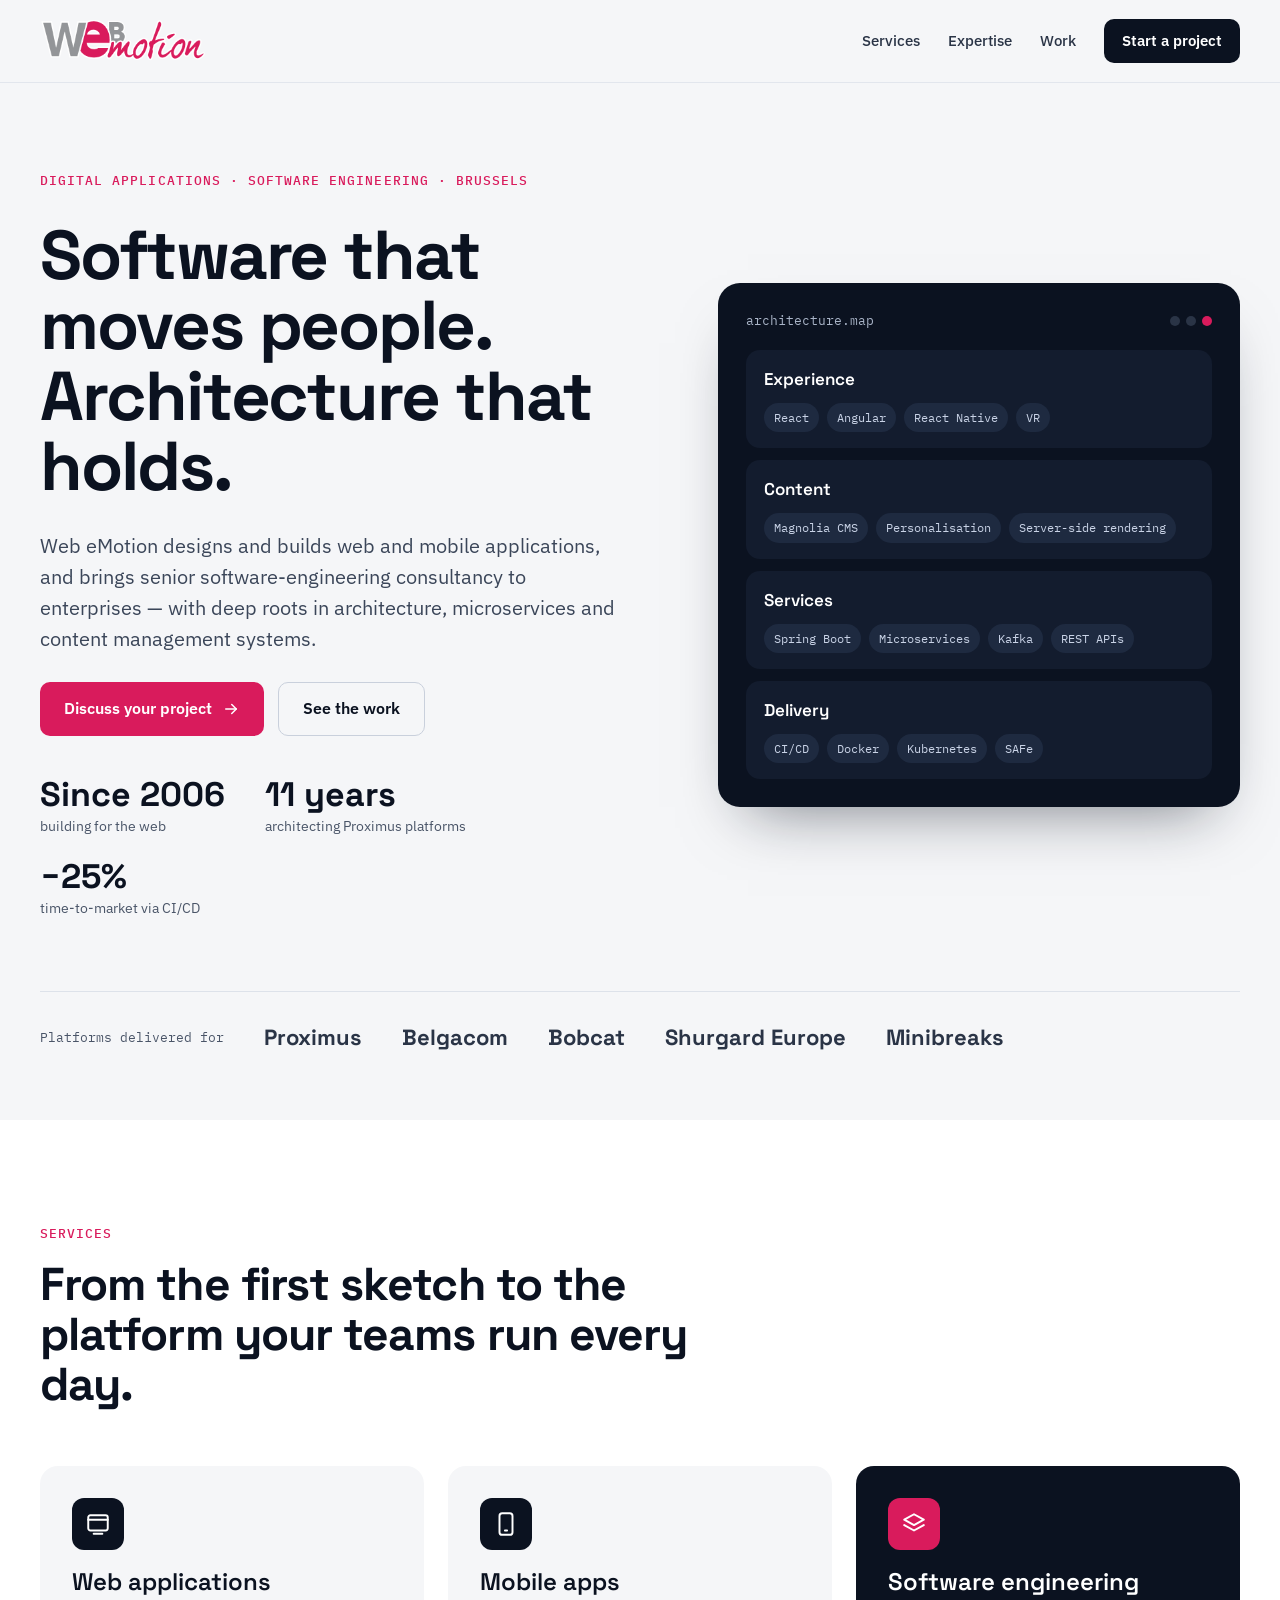
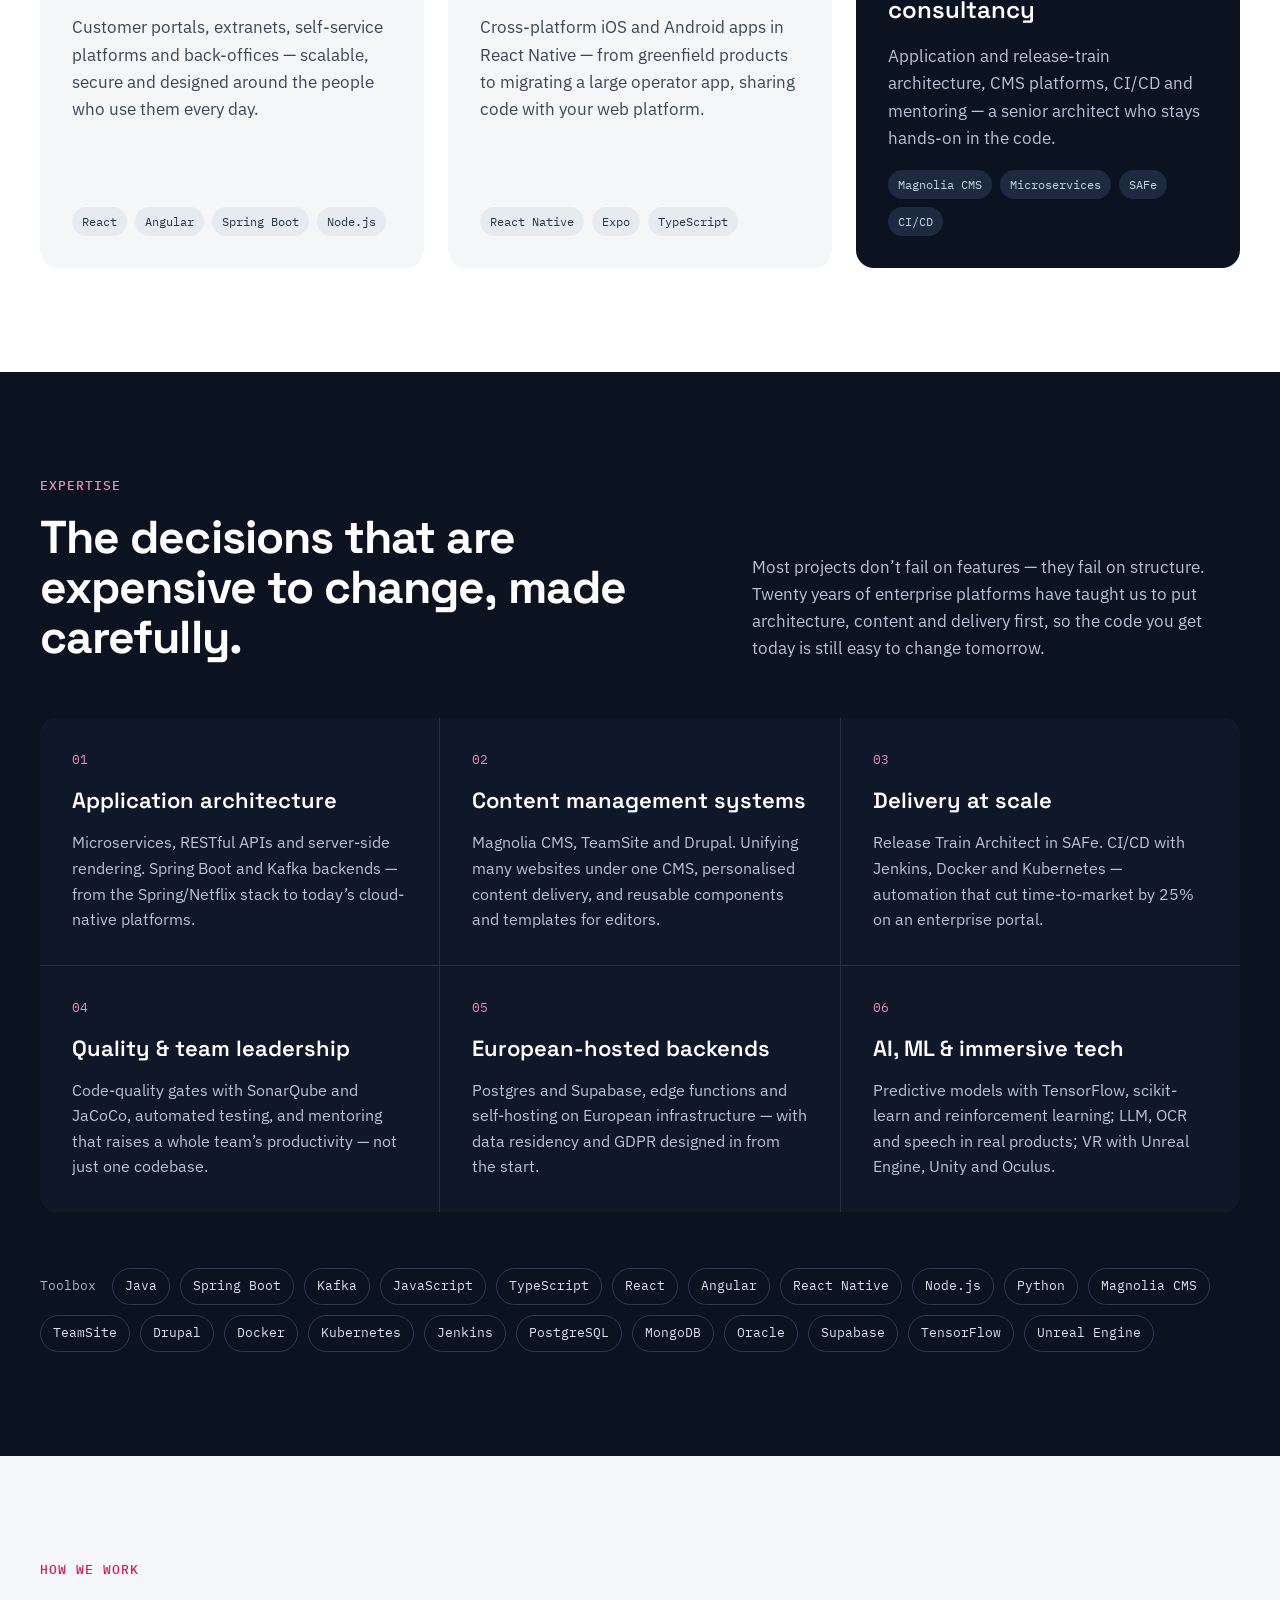
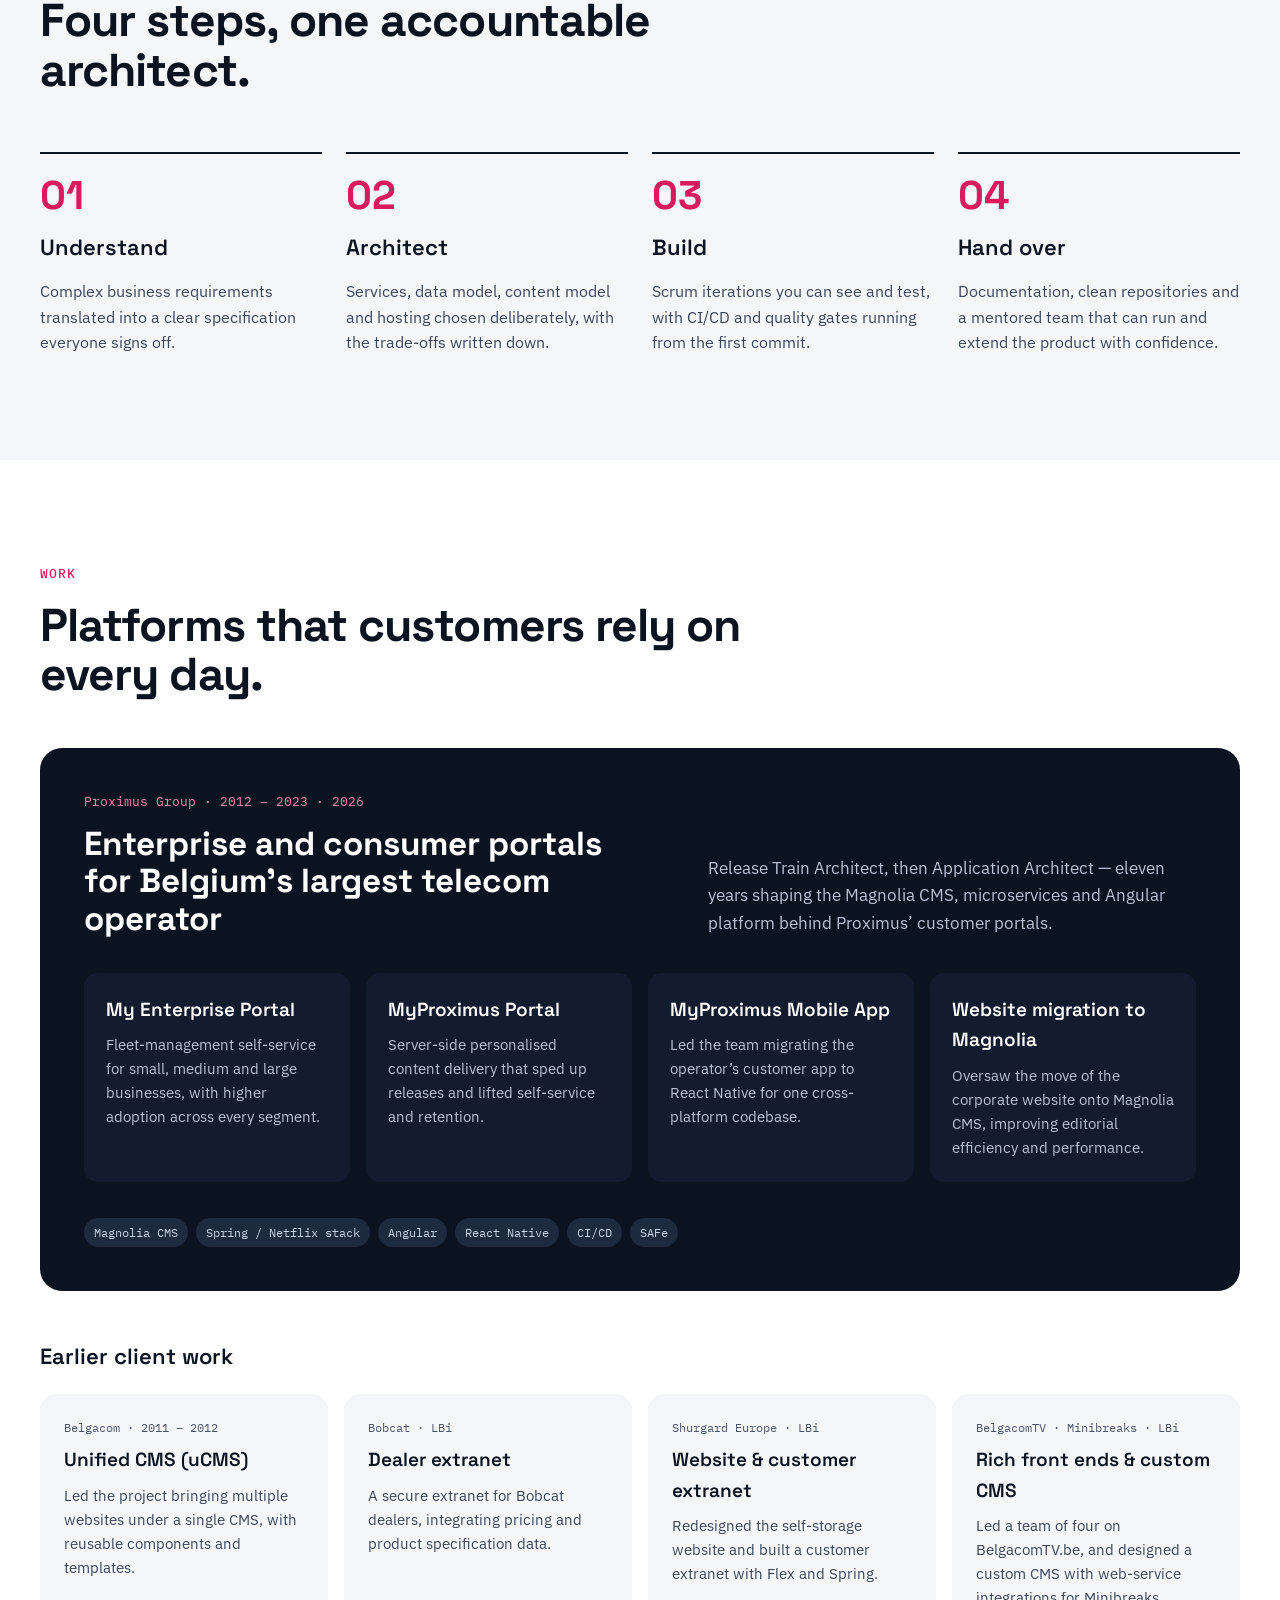
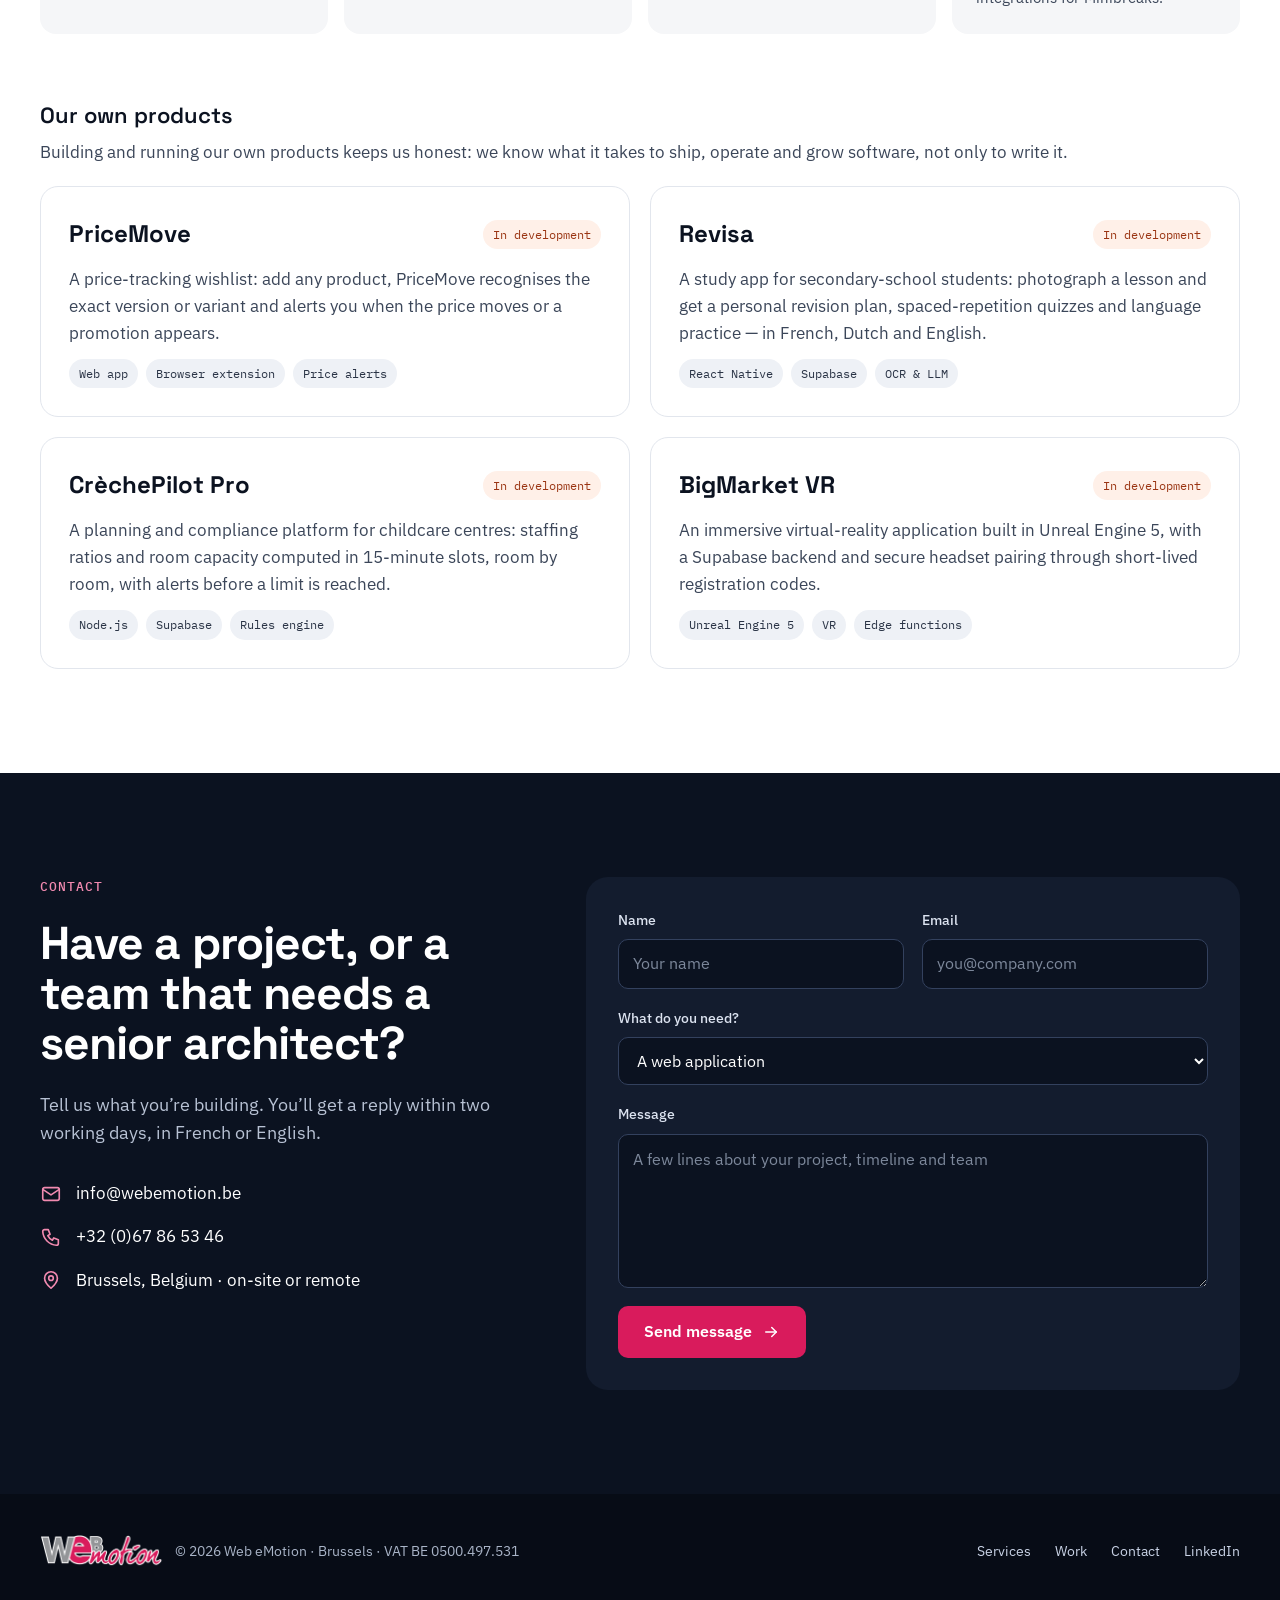
<file: index.html>
<!doctype html>
<html lang="en">
<head>
<meta charset="utf-8">
<meta name="viewport" content="width=device-width, initial-scale=1">
<title>Web eMotion — Web &amp; mobile applications, software engineering consultancy</title>
<meta name="description" content="Web eMotion designs and builds web and mobile applications and provides senior software-engineering consultancy in Brussels: architecture, microservices and content management systems.">
<link rel="canonical" href="https://www.webemotion.be/">
<meta name="theme-color" content="#D91B5C">
<meta property="og:type" content="website">
<meta property="og:title" content="Web eMotion — Software that moves people. Architecture that holds.">
<meta property="og:description" content="Web eMotion designs and builds web and mobile applications and provides senior software-engineering consultancy in Brussels: architecture, microservices and content management systems.">
<meta property="og:url" content="https://www.webemotion.be/">
<meta property="og:image" content="https://www.webemotion.be/assets/logo.png">
<link rel="icon" href="favicon.svg" type="image/svg+xml">
<link rel="preload" href="assets/fonts/space-grotesk-latin-700-normal.woff2" as="font" type="font/woff2" crossorigin>
<link rel="preload" href="assets/fonts/ibm-plex-sans-latin-400-normal.woff2" as="font" type="font/woff2" crossorigin>
<link rel="stylesheet" href="assets/fonts.css">
<style>
body{margin:0;background:#F5F6F8;}
html{scroll-behavior:smooth;}
a{color:#D91B5C;}
a:hover{color:#B0144A;}
a:focus-visible,button:focus-visible,input:focus-visible,textarea:focus-visible,select:focus-visible{outline:3px solid #F28AB0;outline-offset:3px;}
input::placeholder,textarea::placeholder{color:#7D889B;}
</style>
<script type="application/ld+json">
{"@context":"https://schema.org","@type":"ProfessionalService","name":"Web eMotion",
"url":"https://www.webemotion.be/","logo":"https://www.webemotion.be/assets/logo.png","email":"info@webemotion.be",
"telephone":"+32 67 86 53 46","vatID":"BE0500497531",
"address":{"@type":"PostalAddress","addressLocality":"Brussels","addressCountry":"BE"},
"sameAs":["https://www.linkedin.com/in/benoitponcelet/"]}
</script>
</head>
<body>
<div style="font-family: 'IBM Plex Sans', system-ui, sans-serif; color: #0B1220; background: #F5F6F8; font-size: 17px; line-height: 1.6;">

<!-- NAV -->
<header style="background: #F5F6F8; border-bottom: 1px solid #E2E6ED;">
<div style="max-width: 1200px; margin: 0 auto; padding: 18px 24px; display: flex; flex-wrap: wrap; align-items: center; justify-content: space-between; gap: 16px;">
<a href="#top" style="display: flex; align-items: center; min-height: 44px; text-decoration: none;">
<img src="assets/logo.png" width="167" height="46" alt="Web eMotion" style="height: 46px; width: auto; display: block;">
</a>
<nav aria-label="Main" style="display: flex; flex-wrap: wrap; align-items: center; gap: 4px 28px;">
<a href="#services" style="color: #2A3446; text-decoration: none; font-weight: 500; font-size: 15px; padding: 10px 0;">Services</a>
<a href="#expertise" style="color: #2A3446; text-decoration: none; font-weight: 500; font-size: 15px; padding: 10px 0;">Expertise</a>
<a href="#work" style="color: #2A3446; text-decoration: none; font-weight: 500; font-size: 15px; padding: 10px 0;">Work</a>
<a href="#contact" style="display: inline-flex; align-items: center; min-height: 44px; padding: 0 18px; border-radius: 10px; background: #0B1220; color: #FFFFFF; text-decoration: none; font-weight: 600; font-size: 15px;">Start a project</a>
</nav>
</div>
</header>

<!-- HERO -->
<section id="top" style="background: #F5F6F8;">
<div style="max-width: 1200px; margin: 0 auto; padding: 88px 24px 72px; display: flex; flex-wrap: wrap; align-items: center; gap: 56px;">
<div style="flex: 1 1 520px; min-width: 0; display: flex; flex-direction: column; gap: 28px;">
<div style="font-family: 'IBM Plex Mono', monospace; font-size: 13px; letter-spacing: 0.08em; text-transform: uppercase; color: #D91B5C; font-weight: 500;">Digital applications · Software engineering · Brussels</div>
<h1 style="margin: 0; font-family: 'Space Grotesk', sans-serif; font-weight: 700; font-size: clamp(40px, 5.4vw, 74px); line-height: 1.02; letter-spacing: -0.03em;">Software that moves people. Architecture that holds.</h1>
<p style="margin: 0; font-size: 20px; line-height: 1.55; color: #3B4659; max-width: 580px;">Web eMotion designs and builds web and mobile applications, and brings senior software-engineering consultancy to enterprises — with deep roots in architecture, microservices and content management systems.</p>
<div style="display: flex; flex-wrap: wrap; gap: 14px;">
<a href="#contact" style="display: inline-flex; align-items: center; gap: 10px; min-height: 52px; padding: 0 24px; border-radius: 10px; background: #D91B5C; color: #FFFFFF; text-decoration: none; font-weight: 600; font-size: 16px;">Discuss your project
<svg width="18" height="18" viewBox="0 0 24 24" fill="none" stroke="currentColor" stroke-width="2" stroke-linecap="round" stroke-linejoin="round" aria-hidden="true"><path d="M5 12h14"></path><path d="M13 6l6 6-6 6"></path></svg></a>
<a href="#work" style="display: inline-flex; align-items: center; min-height: 52px; padding: 0 24px; border-radius: 10px; border: 1.5px solid #C9D0DC; color: #0B1220; text-decoration: none; font-weight: 600; font-size: 16px;">See the work</a>
</div>
<div style="display: flex; flex-wrap: wrap; gap: 20px 40px; padding-top: 12px;">
<div style="display: flex; flex-direction: column; gap: 2px;">
<span style="font-family: 'Space Grotesk', sans-serif; font-weight: 700; font-size: 34px; line-height: 1.1;">Since 2006</span>
<span style="font-size: 14px; color: #4A5568;">building for the web</span>
</div>
<div style="display: flex; flex-direction: column; gap: 2px;">
<span style="font-family: 'Space Grotesk', sans-serif; font-weight: 700; font-size: 34px; line-height: 1.1;">11 years</span>
<span style="font-size: 14px; color: #4A5568;">architecting Proximus platforms</span>
</div>
<div style="display: flex; flex-direction: column; gap: 2px;">
<span style="font-family: 'Space Grotesk', sans-serif; font-weight: 700; font-size: 34px; line-height: 1.1;">−25%</span>
<span style="font-size: 14px; color: #4A5568;">time-to-market via CI/CD</span>
</div>
</div>
</div>

<div style="flex: 1 1 420px; min-width: 0;">
<div style="background: #0B1220; border-radius: 22px; padding: 28px; color: #E7ECF5; display: flex; flex-direction: column; gap: 12px; box-shadow: 0 30px 60px -30px rgba(11,18,32,0.55);">
<div style="display: flex; align-items: center; justify-content: space-between; gap: 12px; padding-bottom: 6px;">
<span style="font-family: 'IBM Plex Mono', monospace; font-size: 13px; color: #A9B4C7;">architecture.map</span>
<span style="display: flex; gap: 6px;" aria-hidden="true"><span style="width: 10px; height: 10px; border-radius: 50%; background: #2A3446;"></span><span style="width: 10px; height: 10px; border-radius: 50%; background: #2A3446;"></span><span style="width: 10px; height: 10px; border-radius: 50%; background: #D91B5C;"></span></span>
</div>
<div style="background: #131C2E; border-radius: 14px; padding: 16px 18px; display: flex; flex-direction: column; gap: 10px;">
<div style="font-family: 'Space Grotesk', sans-serif; font-weight: 600; font-size: 17px; color: #FFFFFF;">Experience</div>
<div style="display: flex; flex-wrap: wrap; gap: 8px;"><span style="font-family: 'IBM Plex Mono', monospace; font-size: 12px; padding: 5px 10px; border-radius: 999px; background: #1E2A40; color: #C9D3E6;">React</span><span style="font-family: 'IBM Plex Mono', monospace; font-size: 12px; padding: 5px 10px; border-radius: 999px; background: #1E2A40; color: #C9D3E6;">Angular</span><span style="font-family: 'IBM Plex Mono', monospace; font-size: 12px; padding: 5px 10px; border-radius: 999px; background: #1E2A40; color: #C9D3E6;">React Native</span><span style="font-family: 'IBM Plex Mono', monospace; font-size: 12px; padding: 5px 10px; border-radius: 999px; background: #1E2A40; color: #C9D3E6;">VR</span></div>
</div>
<div style="background: #131C2E; border-radius: 14px; padding: 16px 18px; display: flex; flex-direction: column; gap: 10px;">
<div style="font-family: 'Space Grotesk', sans-serif; font-weight: 600; font-size: 17px; color: #FFFFFF;">Content</div>
<div style="display: flex; flex-wrap: wrap; gap: 8px;"><span style="font-family: 'IBM Plex Mono', monospace; font-size: 12px; padding: 5px 10px; border-radius: 999px; background: #1E2A40; color: #C9D3E6;">Magnolia CMS</span><span style="font-family: 'IBM Plex Mono', monospace; font-size: 12px; padding: 5px 10px; border-radius: 999px; background: #1E2A40; color: #C9D3E6;">Personalisation</span><span style="font-family: 'IBM Plex Mono', monospace; font-size: 12px; padding: 5px 10px; border-radius: 999px; background: #1E2A40; color: #C9D3E6;">Server-side rendering</span></div>
</div>
<div style="background: #131C2E; border-radius: 14px; padding: 16px 18px; display: flex; flex-direction: column; gap: 10px;">
<div style="font-family: 'Space Grotesk', sans-serif; font-weight: 600; font-size: 17px; color: #FFFFFF;">Services</div>
<div style="display: flex; flex-wrap: wrap; gap: 8px;"><span style="font-family: 'IBM Plex Mono', monospace; font-size: 12px; padding: 5px 10px; border-radius: 999px; background: #1E2A40; color: #C9D3E6;">Spring Boot</span><span style="font-family: 'IBM Plex Mono', monospace; font-size: 12px; padding: 5px 10px; border-radius: 999px; background: #1E2A40; color: #C9D3E6;">Microservices</span><span style="font-family: 'IBM Plex Mono', monospace; font-size: 12px; padding: 5px 10px; border-radius: 999px; background: #1E2A40; color: #C9D3E6;">Kafka</span><span style="font-family: 'IBM Plex Mono', monospace; font-size: 12px; padding: 5px 10px; border-radius: 999px; background: #1E2A40; color: #C9D3E6;">REST APIs</span></div>
</div>
<div style="background: #131C2E; border-radius: 14px; padding: 16px 18px; display: flex; flex-direction: column; gap: 10px;">
<div style="font-family: 'Space Grotesk', sans-serif; font-weight: 600; font-size: 17px; color: #FFFFFF;">Delivery</div>
<div style="display: flex; flex-wrap: wrap; gap: 8px;"><span style="font-family: 'IBM Plex Mono', monospace; font-size: 12px; padding: 5px 10px; border-radius: 999px; background: #1E2A40; color: #C9D3E6;">CI/CD</span><span style="font-family: 'IBM Plex Mono', monospace; font-size: 12px; padding: 5px 10px; border-radius: 999px; background: #1E2A40; color: #C9D3E6;">Docker</span><span style="font-family: 'IBM Plex Mono', monospace; font-size: 12px; padding: 5px 10px; border-radius: 999px; background: #1E2A40; color: #C9D3E6;">Kubernetes</span><span style="font-family: 'IBM Plex Mono', monospace; font-size: 12px; padding: 5px 10px; border-radius: 999px; background: #1E2A40; color: #C9D3E6;">SAFe</span></div>
</div>
</div>
</div>
</div>

<div style="max-width: 1200px; margin: 0 auto; padding: 0 24px 64px;">
<div style="border-top: 1px solid #DDE2EA; padding-top: 28px; display: flex; flex-wrap: wrap; align-items: center; gap: 14px 40px;">
<span style="font-family: 'IBM Plex Mono', monospace; font-size: 13px; color: #4A5568;">Platforms delivered for</span>
<span style="font-family: 'Space Grotesk', sans-serif; font-weight: 700; font-size: 22px; color: #2A3446;">Proximus</span>
<span style="font-family: 'Space Grotesk', sans-serif; font-weight: 700; font-size: 22px; color: #2A3446;">Belgacom</span>
<span style="font-family: 'Space Grotesk', sans-serif; font-weight: 700; font-size: 22px; color: #2A3446;">Bobcat</span>
<span style="font-family: 'Space Grotesk', sans-serif; font-weight: 700; font-size: 22px; color: #2A3446;">Shurgard Europe</span>
<span style="font-family: 'Space Grotesk', sans-serif; font-weight: 700; font-size: 22px; color: #2A3446;">Minibreaks</span>
</div>
</div>
</section>

<!-- SERVICES -->
<section id="services" style="background: #FFFFFF;">
<div style="max-width: 1200px; margin: 0 auto; padding: 104px 24px; display: flex; flex-direction: column; gap: 56px;">
<div style="display: flex; flex-direction: column; gap: 16px; max-width: 720px;">
<div style="font-family: 'IBM Plex Mono', monospace; font-size: 13px; letter-spacing: 0.08em; text-transform: uppercase; color: #D91B5C; font-weight: 500;">Services</div>
<h2 style="margin: 0; font-family: 'Space Grotesk', sans-serif; font-weight: 700; font-size: clamp(32px, 3.6vw, 48px); line-height: 1.08; letter-spacing: -0.02em;">From the first sketch to the platform your teams run every day.</h2>
</div>
<div style="display: grid; grid-template-columns: repeat(auto-fit, minmax(min(100%, 320px), 1fr)); gap: 24px;">

<article style="background: #F5F6F8; border-radius: 18px; padding: 32px; display: flex; flex-direction: column; gap: 18px;">
<div style="width: 52px; height: 52px; border-radius: 12px; background: #0B1220; display: flex; align-items: center; justify-content: center;"><svg width="26" height="26" viewBox="0 0 24 24" fill="none" stroke="#FFFFFF" stroke-width="1.8" stroke-linecap="round" stroke-linejoin="round" aria-hidden="true"><rect x="3" y="4" width="18" height="14" rx="2"></rect><path d="M3 8h18"></path><path d="M8 21h8"></path></svg></div>
<h3 style="margin: 0; font-family: 'Space Grotesk', sans-serif; font-weight: 600; font-size: 24px; line-height: 1.2;">Web applications</h3>
<p style="margin: 0; color: #3B4659;">Customer portals, extranets, self-service platforms and back-offices — scalable, secure and designed around the people who use them every day.</p>
<div style="display: flex; flex-wrap: wrap; gap: 8px; margin-top: auto;"><span style="font-family: 'IBM Plex Mono', monospace; font-size: 12px; padding: 5px 10px; border-radius: 999px; background: #E6EAF1; color: #2A3446;">React</span><span style="font-family: 'IBM Plex Mono', monospace; font-size: 12px; padding: 5px 10px; border-radius: 999px; background: #E6EAF1; color: #2A3446;">Angular</span><span style="font-family: 'IBM Plex Mono', monospace; font-size: 12px; padding: 5px 10px; border-radius: 999px; background: #E6EAF1; color: #2A3446;">Spring Boot</span><span style="font-family: 'IBM Plex Mono', monospace; font-size: 12px; padding: 5px 10px; border-radius: 999px; background: #E6EAF1; color: #2A3446;">Node.js</span></div>
</article>

<article style="background: #F5F6F8; border-radius: 18px; padding: 32px; display: flex; flex-direction: column; gap: 18px;">
<div style="width: 52px; height: 52px; border-radius: 12px; background: #0B1220; display: flex; align-items: center; justify-content: center;"><svg width="26" height="26" viewBox="0 0 24 24" fill="none" stroke="#FFFFFF" stroke-width="1.8" stroke-linecap="round" stroke-linejoin="round" aria-hidden="true"><rect x="6" y="2" width="12" height="20" rx="2.5"></rect><path d="M11 18h2"></path></svg></div>
<h3 style="margin: 0; font-family: 'Space Grotesk', sans-serif; font-weight: 600; font-size: 24px; line-height: 1.2;">Mobile apps</h3>
<p style="margin: 0; color: #3B4659;">Cross-platform iOS and Android apps in React Native — from greenfield products to migrating a large operator app, sharing code with your web platform.</p>
<div style="display: flex; flex-wrap: wrap; gap: 8px; margin-top: auto;"><span style="font-family: 'IBM Plex Mono', monospace; font-size: 12px; padding: 5px 10px; border-radius: 999px; background: #E6EAF1; color: #2A3446;">React Native</span><span style="font-family: 'IBM Plex Mono', monospace; font-size: 12px; padding: 5px 10px; border-radius: 999px; background: #E6EAF1; color: #2A3446;">Expo</span><span style="font-family: 'IBM Plex Mono', monospace; font-size: 12px; padding: 5px 10px; border-radius: 999px; background: #E6EAF1; color: #2A3446;">TypeScript</span></div>
</article>

<article style="background: #0B1220; color: #E7ECF5; border-radius: 18px; padding: 32px; display: flex; flex-direction: column; gap: 18px;">
<div style="width: 52px; height: 52px; border-radius: 12px; background: #D91B5C; display: flex; align-items: center; justify-content: center;"><svg width="26" height="26" viewBox="0 0 24 24" fill="none" stroke="#FFFFFF" stroke-width="1.8" stroke-linecap="round" stroke-linejoin="round" aria-hidden="true"><path d="M12 3l9 5-9 5-9-5 9-5z"></path><path d="M3 13l9 5 9-5"></path></svg></div>
<h3 style="margin: 0; font-family: 'Space Grotesk', sans-serif; font-weight: 600; font-size: 24px; line-height: 1.2; color: #FFFFFF;">Software engineering consultancy</h3>
<p style="margin: 0; color: #B8C2D4;">Application and release-train architecture, CMS platforms, CI/CD and mentoring — a senior architect who stays hands-on in the code.</p>
<div style="display: flex; flex-wrap: wrap; gap: 8px; margin-top: auto;"><span style="font-family: 'IBM Plex Mono', monospace; font-size: 12px; padding: 5px 10px; border-radius: 999px; background: #1E2A40; color: #C9D3E6;">Magnolia CMS</span><span style="font-family: 'IBM Plex Mono', monospace; font-size: 12px; padding: 5px 10px; border-radius: 999px; background: #1E2A40; color: #C9D3E6;">Microservices</span><span style="font-family: 'IBM Plex Mono', monospace; font-size: 12px; padding: 5px 10px; border-radius: 999px; background: #1E2A40; color: #C9D3E6;">SAFe</span><span style="font-family: 'IBM Plex Mono', monospace; font-size: 12px; padding: 5px 10px; border-radius: 999px; background: #1E2A40; color: #C9D3E6;">CI/CD</span></div>
</article>

</div>
</div>
</section>

<!-- EXPERTISE -->
<section id="expertise" style="background: #0B1220; color: #E7ECF5;">
<div style="max-width: 1200px; margin: 0 auto; padding: 104px 24px; display: flex; flex-direction: column; gap: 56px;">
<div style="display: flex; flex-wrap: wrap; gap: 24px 64px; align-items: flex-end; justify-content: space-between;">
<div style="flex: 1 1 520px; min-width: 0; display: flex; flex-direction: column; gap: 16px;">
<div style="font-family: 'IBM Plex Mono', monospace; font-size: 13px; letter-spacing: 0.08em; text-transform: uppercase; color: #F28AB0; font-weight: 500;">Expertise</div>
<h2 style="margin: 0; font-family: 'Space Grotesk', sans-serif; font-weight: 700; font-size: clamp(32px, 3.6vw, 48px); line-height: 1.08; letter-spacing: -0.02em; color: #FFFFFF;">The decisions that are expensive to change, made carefully.</h2>
</div>
<p style="flex: 1 1 360px; min-width: 0; margin: 0; color: #B8C2D4;">Most projects don’t fail on features — they fail on structure. Twenty years of enterprise platforms have taught us to put architecture, content and delivery first, so the code you get today is still easy to change tomorrow.</p>
</div>
<div style="display: grid; grid-template-columns: repeat(auto-fit, minmax(min(100%, 340px), 1fr)); gap: 1px; background: #24304A; border-radius: 18px; overflow: hidden;">

<div style="background: #0F1829; padding: 32px; display: flex; flex-direction: column; gap: 12px;">
<div style="font-family: 'IBM Plex Mono', monospace; font-size: 13px; color: #F28AB0;">01</div>
<h3 style="margin: 0; font-family: 'Space Grotesk', sans-serif; font-weight: 600; font-size: 22px; color: #FFFFFF;">Application architecture</h3>
<p style="margin: 0; color: #B8C2D4; font-size: 16px;">Microservices, RESTful APIs and server-side rendering. Spring Boot and Kafka backends — from the Spring/Netflix stack to today’s cloud-native platforms.</p>
</div>

<div style="background: #0F1829; padding: 32px; display: flex; flex-direction: column; gap: 12px;">
<div style="font-family: 'IBM Plex Mono', monospace; font-size: 13px; color: #F28AB0;">02</div>
<h3 style="margin: 0; font-family: 'Space Grotesk', sans-serif; font-weight: 600; font-size: 22px; color: #FFFFFF;">Content management systems</h3>
<p style="margin: 0; color: #B8C2D4; font-size: 16px;">Magnolia CMS, TeamSite and Drupal. Unifying many websites under one CMS, personalised content delivery, and reusable components and templates for editors.</p>
</div>

<div style="background: #0F1829; padding: 32px; display: flex; flex-direction: column; gap: 12px;">
<div style="font-family: 'IBM Plex Mono', monospace; font-size: 13px; color: #F28AB0;">03</div>
<h3 style="margin: 0; font-family: 'Space Grotesk', sans-serif; font-weight: 600; font-size: 22px; color: #FFFFFF;">Delivery at scale</h3>
<p style="margin: 0; color: #B8C2D4; font-size: 16px;">Release Train Architect in SAFe. CI/CD with Jenkins, Docker and Kubernetes — automation that cut time-to-market by 25% on an enterprise portal.</p>
</div>

<div style="background: #0F1829; padding: 32px; display: flex; flex-direction: column; gap: 12px;">
<div style="font-family: 'IBM Plex Mono', monospace; font-size: 13px; color: #F28AB0;">04</div>
<h3 style="margin: 0; font-family: 'Space Grotesk', sans-serif; font-weight: 600; font-size: 22px; color: #FFFFFF;">Quality &amp; team leadership</h3>
<p style="margin: 0; color: #B8C2D4; font-size: 16px;">Code-quality gates with SonarQube and JaCoCo, automated testing, and mentoring that raises a whole team’s productivity — not just one codebase.</p>
</div>

<div style="background: #0F1829; padding: 32px; display: flex; flex-direction: column; gap: 12px;">
<div style="font-family: 'IBM Plex Mono', monospace; font-size: 13px; color: #F28AB0;">05</div>
<h3 style="margin: 0; font-family: 'Space Grotesk', sans-serif; font-weight: 600; font-size: 22px; color: #FFFFFF;">European-hosted backends</h3>
<p style="margin: 0; color: #B8C2D4; font-size: 16px;">Postgres and Supabase, edge functions and self-hosting on European infrastructure — with data residency and GDPR designed in from the start.</p>
</div>

<div style="background: #0F1829; padding: 32px; display: flex; flex-direction: column; gap: 12px;">
<div style="font-family: 'IBM Plex Mono', monospace; font-size: 13px; color: #F28AB0;">06</div>
<h3 style="margin: 0; font-family: 'Space Grotesk', sans-serif; font-weight: 600; font-size: 22px; color: #FFFFFF;">AI, ML &amp; immersive tech</h3>
<p style="margin: 0; color: #B8C2D4; font-size: 16px;">Predictive models with TensorFlow, scikit-learn and reinforcement learning; LLM, OCR and speech in real products; VR with Unreal Engine, Unity and Oculus.</p>
</div>

</div>
<div style="display: flex; flex-wrap: wrap; gap: 10px; align-items: center;">
<span style="font-family: 'IBM Plex Mono', monospace; font-size: 13px; color: #A9B4C7; margin-right: 6px;">Toolbox</span>
<span style="font-family: 'IBM Plex Mono', monospace; font-size: 13px; padding: 7px 12px; border-radius: 999px; border: 1px solid #2E3B57; color: #DCE3F0;">Java</span>
<span style="font-family: 'IBM Plex Mono', monospace; font-size: 13px; padding: 7px 12px; border-radius: 999px; border: 1px solid #2E3B57; color: #DCE3F0;">Spring Boot</span>
<span style="font-family: 'IBM Plex Mono', monospace; font-size: 13px; padding: 7px 12px; border-radius: 999px; border: 1px solid #2E3B57; color: #DCE3F0;">Kafka</span>
<span style="font-family: 'IBM Plex Mono', monospace; font-size: 13px; padding: 7px 12px; border-radius: 999px; border: 1px solid #2E3B57; color: #DCE3F0;">JavaScript</span>
<span style="font-family: 'IBM Plex Mono', monospace; font-size: 13px; padding: 7px 12px; border-radius: 999px; border: 1px solid #2E3B57; color: #DCE3F0;">TypeScript</span>
<span style="font-family: 'IBM Plex Mono', monospace; font-size: 13px; padding: 7px 12px; border-radius: 999px; border: 1px solid #2E3B57; color: #DCE3F0;">React</span>
<span style="font-family: 'IBM Plex Mono', monospace; font-size: 13px; padding: 7px 12px; border-radius: 999px; border: 1px solid #2E3B57; color: #DCE3F0;">Angular</span>
<span style="font-family: 'IBM Plex Mono', monospace; font-size: 13px; padding: 7px 12px; border-radius: 999px; border: 1px solid #2E3B57; color: #DCE3F0;">React Native</span>
<span style="font-family: 'IBM Plex Mono', monospace; font-size: 13px; padding: 7px 12px; border-radius: 999px; border: 1px solid #2E3B57; color: #DCE3F0;">Node.js</span>
<span style="font-family: 'IBM Plex Mono', monospace; font-size: 13px; padding: 7px 12px; border-radius: 999px; border: 1px solid #2E3B57; color: #DCE3F0;">Python</span>
<span style="font-family: 'IBM Plex Mono', monospace; font-size: 13px; padding: 7px 12px; border-radius: 999px; border: 1px solid #2E3B57; color: #DCE3F0;">Magnolia CMS</span>
<span style="font-family: 'IBM Plex Mono', monospace; font-size: 13px; padding: 7px 12px; border-radius: 999px; border: 1px solid #2E3B57; color: #DCE3F0;">TeamSite</span>
<span style="font-family: 'IBM Plex Mono', monospace; font-size: 13px; padding: 7px 12px; border-radius: 999px; border: 1px solid #2E3B57; color: #DCE3F0;">Drupal</span>
<span style="font-family: 'IBM Plex Mono', monospace; font-size: 13px; padding: 7px 12px; border-radius: 999px; border: 1px solid #2E3B57; color: #DCE3F0;">Docker</span>
<span style="font-family: 'IBM Plex Mono', monospace; font-size: 13px; padding: 7px 12px; border-radius: 999px; border: 1px solid #2E3B57; color: #DCE3F0;">Kubernetes</span>
<span style="font-family: 'IBM Plex Mono', monospace; font-size: 13px; padding: 7px 12px; border-radius: 999px; border: 1px solid #2E3B57; color: #DCE3F0;">Jenkins</span>
<span style="font-family: 'IBM Plex Mono', monospace; font-size: 13px; padding: 7px 12px; border-radius: 999px; border: 1px solid #2E3B57; color: #DCE3F0;">PostgreSQL</span>
<span style="font-family: 'IBM Plex Mono', monospace; font-size: 13px; padding: 7px 12px; border-radius: 999px; border: 1px solid #2E3B57; color: #DCE3F0;">MongoDB</span>
<span style="font-family: 'IBM Plex Mono', monospace; font-size: 13px; padding: 7px 12px; border-radius: 999px; border: 1px solid #2E3B57; color: #DCE3F0;">Oracle</span>
<span style="font-family: 'IBM Plex Mono', monospace; font-size: 13px; padding: 7px 12px; border-radius: 999px; border: 1px solid #2E3B57; color: #DCE3F0;">Supabase</span>
<span style="font-family: 'IBM Plex Mono', monospace; font-size: 13px; padding: 7px 12px; border-radius: 999px; border: 1px solid #2E3B57; color: #DCE3F0;">TensorFlow</span>
<span style="font-family: 'IBM Plex Mono', monospace; font-size: 13px; padding: 7px 12px; border-radius: 999px; border: 1px solid #2E3B57; color: #DCE3F0;">Unreal Engine</span>
</div>
</div>
</section>

<!-- APPROACH -->
<section style="background: #F5F6F8;">
<div style="max-width: 1200px; margin: 0 auto; padding: 104px 24px; display: flex; flex-direction: column; gap: 56px;">
<div style="display: flex; flex-direction: column; gap: 16px; max-width: 720px;">
<div style="font-family: 'IBM Plex Mono', monospace; font-size: 13px; letter-spacing: 0.08em; text-transform: uppercase; color: #D91B5C; font-weight: 500;">How we work</div>
<h2 style="margin: 0; font-family: 'Space Grotesk', sans-serif; font-weight: 700; font-size: clamp(32px, 3.6vw, 48px); line-height: 1.08; letter-spacing: -0.02em;">Four steps, one accountable architect.</h2>
</div>
<ol style="list-style: none; margin: 0; padding: 0; display: grid; grid-template-columns: repeat(auto-fit, minmax(min(100%, 240px), 1fr)); gap: 24px;">
<li style="display: flex; flex-direction: column; gap: 14px; padding-top: 22px; border-top: 2px solid #0B1220;">
<span style="font-family: 'Space Grotesk', sans-serif; font-weight: 700; font-size: 40px; line-height: 1; color: #D91B5C;">01</span>
<h3 style="margin: 0; font-family: 'Space Grotesk', sans-serif; font-weight: 600; font-size: 22px;">Understand</h3>
<p style="margin: 0; color: #3B4659; font-size: 16px;">Complex business requirements translated into a clear specification everyone signs off.</p>
</li>
<li style="display: flex; flex-direction: column; gap: 14px; padding-top: 22px; border-top: 2px solid #0B1220;">
<span style="font-family: 'Space Grotesk', sans-serif; font-weight: 700; font-size: 40px; line-height: 1; color: #D91B5C;">02</span>
<h3 style="margin: 0; font-family: 'Space Grotesk', sans-serif; font-weight: 600; font-size: 22px;">Architect</h3>
<p style="margin: 0; color: #3B4659; font-size: 16px;">Services, data model, content model and hosting chosen deliberately, with the trade-offs written down.</p>
</li>
<li style="display: flex; flex-direction: column; gap: 14px; padding-top: 22px; border-top: 2px solid #0B1220;">
<span style="font-family: 'Space Grotesk', sans-serif; font-weight: 700; font-size: 40px; line-height: 1; color: #D91B5C;">03</span>
<h3 style="margin: 0; font-family: 'Space Grotesk', sans-serif; font-weight: 600; font-size: 22px;">Build</h3>
<p style="margin: 0; color: #3B4659; font-size: 16px;">Scrum iterations you can see and test, with CI/CD and quality gates running from the first commit.</p>
</li>
<li style="display: flex; flex-direction: column; gap: 14px; padding-top: 22px; border-top: 2px solid #0B1220;">
<span style="font-family: 'Space Grotesk', sans-serif; font-weight: 700; font-size: 40px; line-height: 1; color: #D91B5C;">04</span>
<h3 style="margin: 0; font-family: 'Space Grotesk', sans-serif; font-weight: 600; font-size: 22px;">Hand over</h3>
<p style="margin: 0; color: #3B4659; font-size: 16px;">Documentation, clean repositories and a mentored team that can run and extend the product with confidence.</p>
</li>
</ol>
</div>
</section>

<!-- WORK -->
<section id="work" style="background: #FFFFFF;">
<div style="max-width: 1200px; margin: 0 auto; padding: 104px 24px; display: flex; flex-direction: column; gap: 48px;">
<div style="display: flex; flex-direction: column; gap: 16px; max-width: 760px;">
<div style="font-family: 'IBM Plex Mono', monospace; font-size: 13px; letter-spacing: 0.08em; text-transform: uppercase; color: #D91B5C; font-weight: 500;">Work</div>
<h2 style="margin: 0; font-family: 'Space Grotesk', sans-serif; font-weight: 700; font-size: clamp(32px, 3.6vw, 48px); line-height: 1.08; letter-spacing: -0.02em;">Platforms that customers rely on every day.</h2>
</div>

<article style="background: #0B1220; color: #E7ECF5; border-radius: 22px; padding: 44px; display: flex; flex-direction: column; gap: 36px;">
<div style="display: flex; flex-wrap: wrap; gap: 20px 56px; align-items: flex-end; justify-content: space-between;">
<div style="flex: 1 1 420px; min-width: 0; display: flex; flex-direction: column; gap: 12px;">
<div style="font-family: 'IBM Plex Mono', monospace; font-size: 13px; color: #F28AB0;">Proximus Group · 2012 – 2023 · 2026</div>
<h3 style="margin: 0; font-family: 'Space Grotesk', sans-serif; font-weight: 700; font-size: clamp(26px, 2.6vw, 34px); line-height: 1.12; color: #FFFFFF;">Enterprise and consumer portals for Belgium’s largest telecom operator</h3>
</div>
<p style="flex: 1 1 340px; min-width: 0; margin: 0; color: #B8C2D4;">Release Train Architect, then Application Architect — eleven years shaping the Magnolia CMS, microservices and Angular platform behind Proximus’ customer portals.</p>
</div>
<div style="display: grid; grid-template-columns: repeat(auto-fit, minmax(min(100%, 250px), 1fr)); gap: 16px;">
<div style="background: #131C2E; border-radius: 14px; padding: 22px; display: flex; flex-direction: column; gap: 8px;">
<div style="font-family: 'Space Grotesk', sans-serif; font-weight: 600; font-size: 19px; color: #FFFFFF;">My Enterprise Portal</div>
<p style="margin: 0; color: #B8C2D4; font-size: 15px;">Fleet-management self-service for small, medium and large businesses, with higher adoption across every segment.</p>
</div>
<div style="background: #131C2E; border-radius: 14px; padding: 22px; display: flex; flex-direction: column; gap: 8px;">
<div style="font-family: 'Space Grotesk', sans-serif; font-weight: 600; font-size: 19px; color: #FFFFFF;">MyProximus Portal</div>
<p style="margin: 0; color: #B8C2D4; font-size: 15px;">Server-side personalised content delivery that sped up releases and lifted self-service and retention.</p>
</div>
<div style="background: #131C2E; border-radius: 14px; padding: 22px; display: flex; flex-direction: column; gap: 8px;">
<div style="font-family: 'Space Grotesk', sans-serif; font-weight: 600; font-size: 19px; color: #FFFFFF;">MyProximus Mobile App</div>
<p style="margin: 0; color: #B8C2D4; font-size: 15px;">Led the team migrating the operator’s customer app to React Native for one cross-platform codebase.</p>
</div>
<div style="background: #131C2E; border-radius: 14px; padding: 22px; display: flex; flex-direction: column; gap: 8px;">
<div style="font-family: 'Space Grotesk', sans-serif; font-weight: 600; font-size: 19px; color: #FFFFFF;">Website migration to Magnolia</div>
<p style="margin: 0; color: #B8C2D4; font-size: 15px;">Oversaw the move of the corporate website onto Magnolia CMS, improving editorial efficiency and performance.</p>
</div>
</div>
<div style="display: flex; flex-wrap: wrap; gap: 8px;"><span style="font-family: 'IBM Plex Mono', monospace; font-size: 12px; padding: 5px 10px; border-radius: 999px; background: #1E2A40; color: #C9D3E6;">Magnolia CMS</span><span style="font-family: 'IBM Plex Mono', monospace; font-size: 12px; padding: 5px 10px; border-radius: 999px; background: #1E2A40; color: #C9D3E6;">Spring / Netflix stack</span><span style="font-family: 'IBM Plex Mono', monospace; font-size: 12px; padding: 5px 10px; border-radius: 999px; background: #1E2A40; color: #C9D3E6;">Angular</span><span style="font-family: 'IBM Plex Mono', monospace; font-size: 12px; padding: 5px 10px; border-radius: 999px; background: #1E2A40; color: #C9D3E6;">React Native</span><span style="font-family: 'IBM Plex Mono', monospace; font-size: 12px; padding: 5px 10px; border-radius: 999px; background: #1E2A40; color: #C9D3E6;">CI/CD</span><span style="font-family: 'IBM Plex Mono', monospace; font-size: 12px; padding: 5px 10px; border-radius: 999px; background: #1E2A40; color: #C9D3E6;">SAFe</span></div>
</article>

<div style="display: flex; flex-direction: column; gap: 20px;">
<h3 style="margin: 0; font-family: 'Space Grotesk', sans-serif; font-weight: 600; font-size: 22px;">Earlier client work</h3>
<div style="display: grid; grid-template-columns: repeat(auto-fit, minmax(min(100%, 250px), 1fr)); gap: 16px;">
<article style="background: #F5F6F8; border-radius: 16px; padding: 24px; display: flex; flex-direction: column; gap: 8px;">
<div style="font-family: 'IBM Plex Mono', monospace; font-size: 12px; color: #4A5568;">Belgacom · 2011 – 2012</div>
<div style="font-family: 'Space Grotesk', sans-serif; font-weight: 600; font-size: 19px;">Unified CMS (uCMS)</div>
<p style="margin: 0; color: #3B4659; font-size: 15px;">Led the project bringing multiple websites under a single CMS, with reusable components and templates.</p>
</article>
<article style="background: #F5F6F8; border-radius: 16px; padding: 24px; display: flex; flex-direction: column; gap: 8px;">
<div style="font-family: 'IBM Plex Mono', monospace; font-size: 12px; color: #4A5568;">Bobcat · LBi</div>
<div style="font-family: 'Space Grotesk', sans-serif; font-weight: 600; font-size: 19px;">Dealer extranet</div>
<p style="margin: 0; color: #3B4659; font-size: 15px;">A secure extranet for Bobcat dealers, integrating pricing and product specification data.</p>
</article>
<article style="background: #F5F6F8; border-radius: 16px; padding: 24px; display: flex; flex-direction: column; gap: 8px;">
<div style="font-family: 'IBM Plex Mono', monospace; font-size: 12px; color: #4A5568;">Shurgard Europe · LBi</div>
<div style="font-family: 'Space Grotesk', sans-serif; font-weight: 600; font-size: 19px;">Website &amp; customer extranet</div>
<p style="margin: 0; color: #3B4659; font-size: 15px;">Redesigned the self-storage website and built a customer extranet with Flex and Spring.</p>
</article>
<article style="background: #F5F6F8; border-radius: 16px; padding: 24px; display: flex; flex-direction: column; gap: 8px;">
<div style="font-family: 'IBM Plex Mono', monospace; font-size: 12px; color: #4A5568;">BelgacomTV · Minibreaks · LBi</div>
<div style="font-family: 'Space Grotesk', sans-serif; font-weight: 600; font-size: 19px;">Rich front ends &amp; custom CMS</div>
<p style="margin: 0; color: #3B4659; font-size: 15px;">Led a team of four on BelgacomTV.be, and designed a custom CMS with web-service integrations for Minibreaks.</p>
</article>
</div>
</div>

<div style="display: flex; flex-direction: column; gap: 20px; padding-top: 16px;">
<div style="display: flex; flex-direction: column; gap: 6px;">
<h3 style="margin: 0; font-family: 'Space Grotesk', sans-serif; font-weight: 600; font-size: 22px;">Our own products</h3>
<p style="margin: 0; color: #3B4659;">Building and running our own products keeps us honest: we know what it takes to ship, operate and grow software, not only to write it.</p>
</div>
<div style="display: grid; grid-template-columns: repeat(auto-fit, minmax(min(100%, 500px), 1fr)); gap: 20px;">

<article style="border: 1px solid #E2E6ED; border-radius: 18px; padding: 28px; display: flex; flex-direction: column; gap: 12px;">
<div style="display: flex; flex-wrap: wrap; align-items: center; justify-content: space-between; gap: 10px;">
<h4 style="margin: 0; font-family: 'Space Grotesk', sans-serif; font-weight: 700; font-size: 24px;">PriceMove</h4>
<span style="font-family: 'IBM Plex Mono', monospace; font-size: 12px; padding: 5px 10px; border-radius: 999px; background: #FFF0E8; color: #9A3412;">In development</span>
</div>
<p style="margin: 0; color: #3B4659;">A price-tracking wishlist: add any product, PriceMove recognises the exact version or variant and alerts you when the price moves or a promotion appears.</p>
<div style="display: flex; flex-wrap: wrap; gap: 8px; margin-top: auto;"><span style="font-family: 'IBM Plex Mono', monospace; font-size: 12px; padding: 5px 10px; border-radius: 999px; background: #EEF1F6; color: #2A3446;">Web app</span><span style="font-family: 'IBM Plex Mono', monospace; font-size: 12px; padding: 5px 10px; border-radius: 999px; background: #EEF1F6; color: #2A3446;">Browser extension</span><span style="font-family: 'IBM Plex Mono', monospace; font-size: 12px; padding: 5px 10px; border-radius: 999px; background: #EEF1F6; color: #2A3446;">Price alerts</span></div>
</article>

<article style="border: 1px solid #E2E6ED; border-radius: 18px; padding: 28px; display: flex; flex-direction: column; gap: 12px;">
<div style="display: flex; flex-wrap: wrap; align-items: center; justify-content: space-between; gap: 10px;">
<h4 style="margin: 0; font-family: 'Space Grotesk', sans-serif; font-weight: 700; font-size: 24px;">Revisa</h4>
<span style="font-family: 'IBM Plex Mono', monospace; font-size: 12px; padding: 5px 10px; border-radius: 999px; background: #FFF0E8; color: #9A3412;">In development</span>
</div>
<p style="margin: 0; color: #3B4659;">A study app for secondary-school students: photograph a lesson and get a personal revision plan, spaced-repetition quizzes and language practice — in French, Dutch and English.</p>
<div style="display: flex; flex-wrap: wrap; gap: 8px; margin-top: auto;"><span style="font-family: 'IBM Plex Mono', monospace; font-size: 12px; padding: 5px 10px; border-radius: 999px; background: #EEF1F6; color: #2A3446;">React Native</span><span style="font-family: 'IBM Plex Mono', monospace; font-size: 12px; padding: 5px 10px; border-radius: 999px; background: #EEF1F6; color: #2A3446;">Supabase</span><span style="font-family: 'IBM Plex Mono', monospace; font-size: 12px; padding: 5px 10px; border-radius: 999px; background: #EEF1F6; color: #2A3446;">OCR &amp; LLM</span></div>
</article>

<article style="border: 1px solid #E2E6ED; border-radius: 18px; padding: 28px; display: flex; flex-direction: column; gap: 12px;">
<div style="display: flex; flex-wrap: wrap; align-items: center; justify-content: space-between; gap: 10px;">
<h4 style="margin: 0; font-family: 'Space Grotesk', sans-serif; font-weight: 700; font-size: 24px;">CrèchePilot Pro</h4>
<span style="font-family: 'IBM Plex Mono', monospace; font-size: 12px; padding: 5px 10px; border-radius: 999px; background: #FFF0E8; color: #9A3412;">In development</span>
</div>
<p style="margin: 0; color: #3B4659;">A planning and compliance platform for childcare centres: staffing ratios and room capacity computed in 15-minute slots, room by room, with alerts before a limit is reached.</p>
<div style="display: flex; flex-wrap: wrap; gap: 8px; margin-top: auto;"><span style="font-family: 'IBM Plex Mono', monospace; font-size: 12px; padding: 5px 10px; border-radius: 999px; background: #EEF1F6; color: #2A3446;">Node.js</span><span style="font-family: 'IBM Plex Mono', monospace; font-size: 12px; padding: 5px 10px; border-radius: 999px; background: #EEF1F6; color: #2A3446;">Supabase</span><span style="font-family: 'IBM Plex Mono', monospace; font-size: 12px; padding: 5px 10px; border-radius: 999px; background: #EEF1F6; color: #2A3446;">Rules engine</span></div>
</article>

<article style="border: 1px solid #E2E6ED; border-radius: 18px; padding: 28px; display: flex; flex-direction: column; gap: 12px;">
<div style="display: flex; flex-wrap: wrap; align-items: center; justify-content: space-between; gap: 10px;">
<h4 style="margin: 0; font-family: 'Space Grotesk', sans-serif; font-weight: 700; font-size: 24px;">BigMarket VR</h4>
<span style="font-family: 'IBM Plex Mono', monospace; font-size: 12px; padding: 5px 10px; border-radius: 999px; background: #FFF0E8; color: #9A3412;">In development</span>
</div>
<p style="margin: 0; color: #3B4659;">An immersive virtual-reality application built in Unreal Engine 5, with a Supabase backend and secure headset pairing through short-lived registration codes.</p>
<div style="display: flex; flex-wrap: wrap; gap: 8px; margin-top: auto;"><span style="font-family: 'IBM Plex Mono', monospace; font-size: 12px; padding: 5px 10px; border-radius: 999px; background: #EEF1F6; color: #2A3446;">Unreal Engine 5</span><span style="font-family: 'IBM Plex Mono', monospace; font-size: 12px; padding: 5px 10px; border-radius: 999px; background: #EEF1F6; color: #2A3446;">VR</span><span style="font-family: 'IBM Plex Mono', monospace; font-size: 12px; padding: 5px 10px; border-radius: 999px; background: #EEF1F6; color: #2A3446;">Edge functions</span></div>
</article>

</div>
</div>
</div>
</section>

<!-- CONTACT -->
<section id="contact" style="background: #0B1220; color: #E7ECF5;">
<div style="max-width: 1200px; margin: 0 auto; padding: 104px 24px; display: flex; flex-wrap: wrap; gap: 56px;">
<div style="flex: 1 1 380px; min-width: 0; display: flex; flex-direction: column; gap: 22px;">
<div style="font-family: 'IBM Plex Mono', monospace; font-size: 13px; letter-spacing: 0.08em; text-transform: uppercase; color: #F28AB0; font-weight: 500;">Contact</div>
<h2 style="margin: 0; font-family: 'Space Grotesk', sans-serif; font-weight: 700; font-size: clamp(32px, 3.6vw, 48px); line-height: 1.08; letter-spacing: -0.02em; color: #FFFFFF;">Have a project, or a team that needs a senior architect?</h2>
<p style="margin: 0; color: #B8C2D4; font-size: 18px;">Tell us what you’re building. You’ll get a reply within two working days, in French or English.</p>
<div style="display: flex; flex-direction: column; gap: 16px; padding-top: 10px;">
<div style="display: flex; align-items: center; gap: 14px;"><svg width="22" height="22" viewBox="0 0 24 24" fill="none" stroke="#F28AB0" stroke-width="1.8" stroke-linecap="round" stroke-linejoin="round" aria-hidden="true"><rect x="3" y="5" width="18" height="14" rx="2"></rect><path d="M3 7l9 6 9-6"></path></svg><a href="mailto:info@webemotion.be" style="color: #FFFFFF; text-decoration: none;">info@webemotion.be</a></div>
<div style="display: flex; align-items: center; gap: 14px;"><svg width="22" height="22" viewBox="0 0 24 24" fill="none" stroke="#F28AB0" stroke-width="1.8" stroke-linecap="round" stroke-linejoin="round" aria-hidden="true"><path d="M5 4h4l2 5-2.5 1.5a11 11 0 0 0 5 5L15 13l5 2v4a2 2 0 0 1-2 2A16 16 0 0 1 3 6a2 2 0 0 1 2-2"></path></svg><a href="tel:+3267865346" style="color: #FFFFFF; text-decoration: none;">+32 (0)67 86 53 46</a></div>
<div style="display: flex; align-items: center; gap: 14px;"><svg width="22" height="22" viewBox="0 0 24 24" fill="none" stroke="#F28AB0" stroke-width="1.8" stroke-linecap="round" stroke-linejoin="round" aria-hidden="true"><path d="M12 21s-7-6.2-7-11a7 7 0 0 1 14 0c0 4.8-7 11-7 11z"></path><circle cx="12" cy="10" r="2.5"></circle></svg><span style="color: #FFFFFF;">Brussels, Belgium · on-site or remote</span></div>
</div>
</div>

<form action="contact.php" method="post" style="position: relative; flex: 1 1 480px; min-width: 0; background: #131C2E; border-radius: 22px; padding: 32px; display: flex; flex-direction: column; gap: 18px;">
<div style="display: flex; flex-wrap: wrap; gap: 18px;">
<div style="flex: 1 1 200px; min-width: 0; display: flex; flex-direction: column; gap: 8px;">
<label for="f-name" style="font-size: 14px; font-weight: 500; color: #DCE3F0;">Name</label>
<input id="f-name" name="name" type="text" autocomplete="name" required maxlength="120" placeholder="Your name" style="min-height: 48px; padding: 0 14px; border-radius: 10px; border: 1px solid #33415E; background: #0B1220; color: #FFFFFF; font: inherit; font-size: 16px;">
</div>
<div style="flex: 1 1 200px; min-width: 0; display: flex; flex-direction: column; gap: 8px;">
<label for="f-email" style="font-size: 14px; font-weight: 500; color: #DCE3F0;">Email</label>
<input id="f-email" name="email" type="email" autocomplete="email" required maxlength="200" placeholder="you@company.com" style="min-height: 48px; padding: 0 14px; border-radius: 10px; border: 1px solid #33415E; background: #0B1220; color: #FFFFFF; font: inherit; font-size: 16px;">
</div>
</div>
<div style="display: flex; flex-direction: column; gap: 8px;">
<label for="f-need" style="font-size: 14px; font-weight: 500; color: #DCE3F0;">What do you need?</label>
<select id="f-need" name="need" style="min-height: 48px; padding: 0 14px; border-radius: 10px; border: 1px solid #33415E; background: #0B1220; color: #FFFFFF; font: inherit; font-size: 16px;">
<option>A web application</option>
<option>A mobile app</option>
<option>Architecture or CMS consultancy</option>
<option>Something else</option>
</select>
</div>
<div style="display: flex; flex-direction: column; gap: 8px;">
<label for="f-msg" style="font-size: 14px; font-weight: 500; color: #DCE3F0;">Message</label>
<textarea id="f-msg" name="message" required maxlength="5000" rows="5" placeholder="A few lines about your project, timeline and team" style="padding: 12px 14px; border-radius: 10px; border: 1px solid #33415E; background: #0B1220; color: #FFFFFF; font: inherit; font-size: 16px; resize: vertical;"></textarea>
</div>
<div aria-hidden="true" style="position: absolute; left: -9999px; width: 1px; height: 1px; overflow: hidden;"><label for="f-website">Leave this field empty</label><input id="f-website" name="website" type="text" tabindex="-1" autocomplete="off"></div>
<p id="form-error" role="alert" hidden style="margin: 0; padding: 12px 14px; border-radius: 10px; background: #3A1424; color: #FFD4E2; font-size: 15px;">Sorry, your message could not be sent. Please email us directly at <a href="mailto:info@webemotion.be" style="color: #FFFFFF;">info@webemotion.be</a>.</p>
<button type="submit" style="align-self: flex-start; display: inline-flex; align-items: center; gap: 10px; min-height: 52px; padding: 0 26px; border-radius: 10px; border: none; background: #D91B5C; color: #FFFFFF; font: inherit; font-weight: 600; font-size: 16px; cursor: pointer;">Send message
<svg width="18" height="18" viewBox="0 0 24 24" fill="none" stroke="currentColor" stroke-width="2" stroke-linecap="round" stroke-linejoin="round" aria-hidden="true"><path d="M5 12h14"></path><path d="M13 6l6 6-6 6"></path></svg></button>
</form>
</div>
</section>

<!-- FOOTER -->
<footer style="background: #070C16; color: #A9B4C7;">
<div style="max-width: 1200px; margin: 0 auto; padding: 36px 24px; display: flex; flex-wrap: wrap; align-items: center; justify-content: space-between; gap: 16px; font-size: 14px;">
<div style="display: flex; align-items: center; gap: 12px;">
<img src="assets/logo.png" width="123" height="34" alt="Web eMotion" style="height: 34px; width: auto; display: block;">
<span>© 2026 Web eMotion · Brussels · VAT BE 0500.497.531</span>
</div>
<nav aria-label="Footer" style="display: flex; flex-wrap: wrap; gap: 4px 24px;">
<a href="#services" style="color: #C9D3E6; text-decoration: none; padding: 10px 0;">Services</a>
<a href="#work" style="color: #C9D3E6; text-decoration: none; padding: 10px 0;">Work</a>
<a href="#contact" style="color: #C9D3E6; text-decoration: none; padding: 10px 0;">Contact</a>
<a href="https://www.linkedin.com/in/benoitponcelet/" style="color: #C9D3E6; text-decoration: none; padding: 10px 0;">LinkedIn</a>
</nav>
</div>
</footer>

</div>
<script>
if (location.search.indexOf('error=1') !== -1) {
  var e = document.getElementById('form-error'); if (e) e.hidden = false;
}
</script>
</body>
</html>
</file>
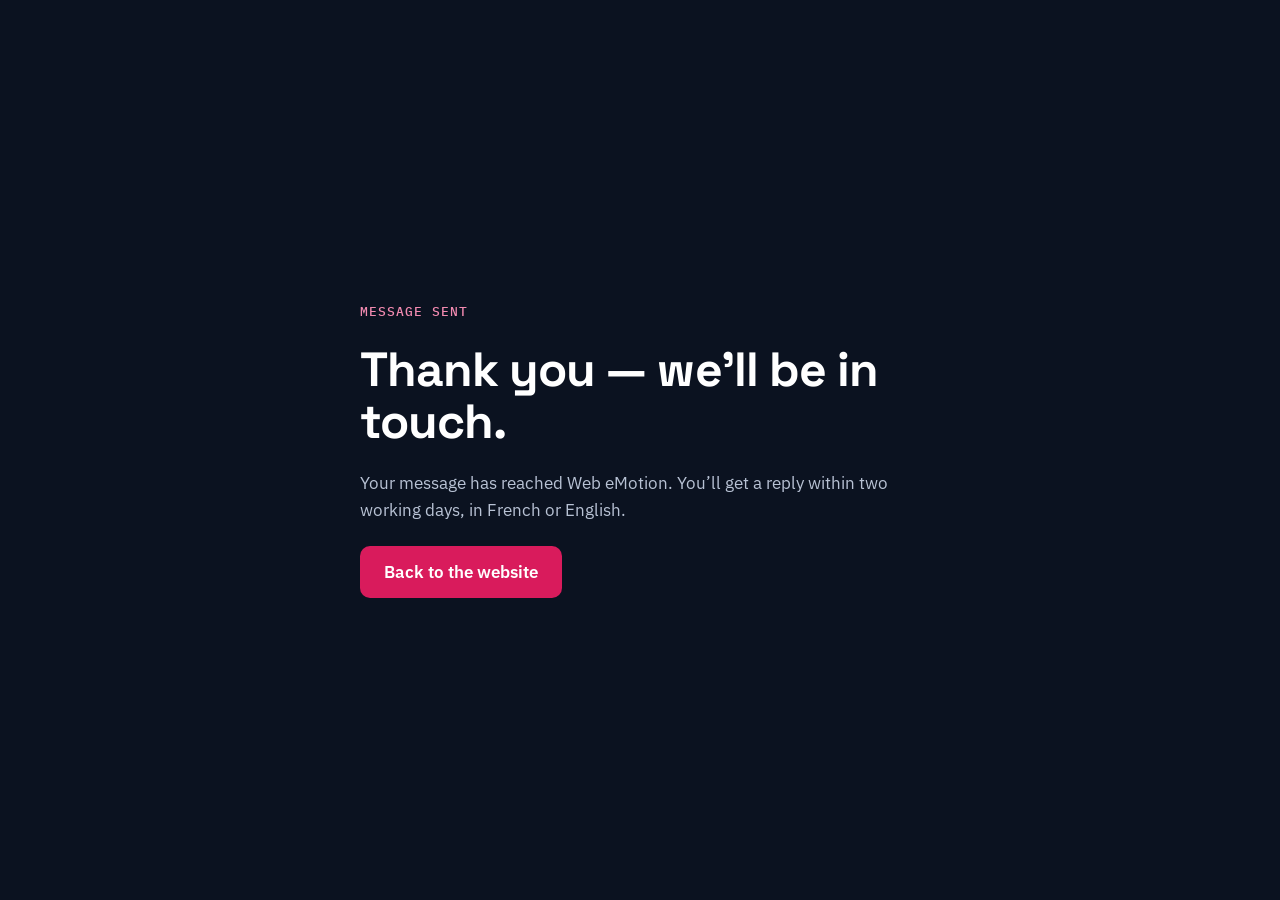
<file: thanks.html>
<!doctype html>
<html lang="en">
<head>
<meta charset="utf-8">
<meta name="viewport" content="width=device-width, initial-scale=1">
<title>Thank you — Web eMotion</title>
<meta name="robots" content="noindex">
<link rel="icon" href="favicon.svg" type="image/svg+xml">
<link rel="stylesheet" href="assets/fonts.css">
<style>
body{margin:0;min-height:100vh;display:flex;align-items:center;justify-content:center;background:#0B1220;color:#E7ECF5;font-family:'IBM Plex Sans',system-ui,sans-serif;font-size:17px;line-height:1.6;}
main{max-width:560px;padding:48px 24px;display:flex;flex-direction:column;gap:22px;}
h1{margin:0;font-family:'Space Grotesk',sans-serif;font-weight:700;font-size:clamp(34px,5vw,48px);line-height:1.08;letter-spacing:-0.02em;color:#FFFFFF;}
p{margin:0;color:#B8C2D4;}
a.btn{align-self:flex-start;display:inline-flex;align-items:center;min-height:52px;padding:0 24px;border-radius:10px;background:#D91B5C;color:#FFFFFF;text-decoration:none;font-weight:600;}
a.btn:hover{background:#B0144A;}
a:focus-visible{outline:3px solid #F28AB0;outline-offset:3px;}
.label{font-family:'IBM Plex Mono',monospace;font-size:13px;letter-spacing:0.08em;text-transform:uppercase;color:#F28AB0;font-weight:500;}
</style>
</head>
<body>
<main>
<div class="label">Message sent</div>
<h1>Thank you — we’ll be in touch.</h1>
<p>Your message has reached Web eMotion. You’ll get a reply within two working days, in French or English.</p>
<a class="btn" href="index.html">Back to the website</a>
</main>
</body>
</html>
</file>
<file: assets/fonts.css>
@font-face{font-family:'Space Grotesk';font-style:normal;font-weight:500;font-display:swap;src:url(fonts/space-grotesk-latin-ext-500-normal.woff2) format('woff2');unicode-range:U+0100-02BA,U+02BD-02C5,U+02C7-02CC,U+02CE-02D7,U+02DD-02FF,U+0304,U+0308,U+0329,U+1D00-1DBF,U+1E00-1E9F,U+1EF2-1EFF,U+2020,U+20A0-20AB,U+20AD-20C0,U+2113,U+2C60-2C7F,U+A720-A7FF;}
@font-face{font-family:'Space Grotesk';font-style:normal;font-weight:500;font-display:swap;src:url(fonts/space-grotesk-latin-500-normal.woff2) format('woff2');unicode-range:U+0000-00FF,U+0131,U+0152-0153,U+02BB-02BC,U+02C6,U+02DA,U+02DC,U+0304,U+0308,U+0329,U+2000-206F,U+20AC,U+2122,U+2191,U+2193,U+2212,U+2215,U+FEFF,U+FFFD;}
@font-face{font-family:'Space Grotesk';font-style:normal;font-weight:600;font-display:swap;src:url(fonts/space-grotesk-latin-ext-600-normal.woff2) format('woff2');unicode-range:U+0100-02BA,U+02BD-02C5,U+02C7-02CC,U+02CE-02D7,U+02DD-02FF,U+0304,U+0308,U+0329,U+1D00-1DBF,U+1E00-1E9F,U+1EF2-1EFF,U+2020,U+20A0-20AB,U+20AD-20C0,U+2113,U+2C60-2C7F,U+A720-A7FF;}
@font-face{font-family:'Space Grotesk';font-style:normal;font-weight:600;font-display:swap;src:url(fonts/space-grotesk-latin-600-normal.woff2) format('woff2');unicode-range:U+0000-00FF,U+0131,U+0152-0153,U+02BB-02BC,U+02C6,U+02DA,U+02DC,U+0304,U+0308,U+0329,U+2000-206F,U+20AC,U+2122,U+2191,U+2193,U+2212,U+2215,U+FEFF,U+FFFD;}
@font-face{font-family:'Space Grotesk';font-style:normal;font-weight:700;font-display:swap;src:url(fonts/space-grotesk-latin-ext-700-normal.woff2) format('woff2');unicode-range:U+0100-02BA,U+02BD-02C5,U+02C7-02CC,U+02CE-02D7,U+02DD-02FF,U+0304,U+0308,U+0329,U+1D00-1DBF,U+1E00-1E9F,U+1EF2-1EFF,U+2020,U+20A0-20AB,U+20AD-20C0,U+2113,U+2C60-2C7F,U+A720-A7FF;}
@font-face{font-family:'Space Grotesk';font-style:normal;font-weight:700;font-display:swap;src:url(fonts/space-grotesk-latin-700-normal.woff2) format('woff2');unicode-range:U+0000-00FF,U+0131,U+0152-0153,U+02BB-02BC,U+02C6,U+02DA,U+02DC,U+0304,U+0308,U+0329,U+2000-206F,U+20AC,U+2122,U+2191,U+2193,U+2212,U+2215,U+FEFF,U+FFFD;}
@font-face{font-family:'IBM Plex Sans';font-style:normal;font-weight:400;font-display:swap;src:url(fonts/ibm-plex-sans-latin-ext-400-normal.woff2) format('woff2');unicode-range:U+0100-02BA,U+02BD-02C5,U+02C7-02CC,U+02CE-02D7,U+02DD-02FF,U+0304,U+0308,U+0329,U+1D00-1DBF,U+1E00-1E9F,U+1EF2-1EFF,U+2020,U+20A0-20AB,U+20AD-20C0,U+2113,U+2C60-2C7F,U+A720-A7FF;}
@font-face{font-family:'IBM Plex Sans';font-style:normal;font-weight:400;font-display:swap;src:url(fonts/ibm-plex-sans-latin-400-normal.woff2) format('woff2');unicode-range:U+0000-00FF,U+0131,U+0152-0153,U+02BB-02BC,U+02C6,U+02DA,U+02DC,U+0304,U+0308,U+0329,U+2000-206F,U+20AC,U+2122,U+2191,U+2193,U+2212,U+2215,U+FEFF,U+FFFD;}
@font-face{font-family:'IBM Plex Sans';font-style:normal;font-weight:500;font-display:swap;src:url(fonts/ibm-plex-sans-latin-ext-500-normal.woff2) format('woff2');unicode-range:U+0100-02BA,U+02BD-02C5,U+02C7-02CC,U+02CE-02D7,U+02DD-02FF,U+0304,U+0308,U+0329,U+1D00-1DBF,U+1E00-1E9F,U+1EF2-1EFF,U+2020,U+20A0-20AB,U+20AD-20C0,U+2113,U+2C60-2C7F,U+A720-A7FF;}
@font-face{font-family:'IBM Plex Sans';font-style:normal;font-weight:500;font-display:swap;src:url(fonts/ibm-plex-sans-latin-500-normal.woff2) format('woff2');unicode-range:U+0000-00FF,U+0131,U+0152-0153,U+02BB-02BC,U+02C6,U+02DA,U+02DC,U+0304,U+0308,U+0329,U+2000-206F,U+20AC,U+2122,U+2191,U+2193,U+2212,U+2215,U+FEFF,U+FFFD;}
@font-face{font-family:'IBM Plex Sans';font-style:normal;font-weight:600;font-display:swap;src:url(fonts/ibm-plex-sans-latin-ext-600-normal.woff2) format('woff2');unicode-range:U+0100-02BA,U+02BD-02C5,U+02C7-02CC,U+02CE-02D7,U+02DD-02FF,U+0304,U+0308,U+0329,U+1D00-1DBF,U+1E00-1E9F,U+1EF2-1EFF,U+2020,U+20A0-20AB,U+20AD-20C0,U+2113,U+2C60-2C7F,U+A720-A7FF;}
@font-face{font-family:'IBM Plex Sans';font-style:normal;font-weight:600;font-display:swap;src:url(fonts/ibm-plex-sans-latin-600-normal.woff2) format('woff2');unicode-range:U+0000-00FF,U+0131,U+0152-0153,U+02BB-02BC,U+02C6,U+02DA,U+02DC,U+0304,U+0308,U+0329,U+2000-206F,U+20AC,U+2122,U+2191,U+2193,U+2212,U+2215,U+FEFF,U+FFFD;}
@font-face{font-family:'IBM Plex Mono';font-style:normal;font-weight:400;font-display:swap;src:url(fonts/ibm-plex-mono-latin-ext-400-normal.woff2) format('woff2');unicode-range:U+0100-02BA,U+02BD-02C5,U+02C7-02CC,U+02CE-02D7,U+02DD-02FF,U+0304,U+0308,U+0329,U+1D00-1DBF,U+1E00-1E9F,U+1EF2-1EFF,U+2020,U+20A0-20AB,U+20AD-20C0,U+2113,U+2C60-2C7F,U+A720-A7FF;}
@font-face{font-family:'IBM Plex Mono';font-style:normal;font-weight:400;font-display:swap;src:url(fonts/ibm-plex-mono-latin-400-normal.woff2) format('woff2');unicode-range:U+0000-00FF,U+0131,U+0152-0153,U+02BB-02BC,U+02C6,U+02DA,U+02DC,U+0304,U+0308,U+0329,U+2000-206F,U+20AC,U+2122,U+2191,U+2193,U+2212,U+2215,U+FEFF,U+FFFD;}
@font-face{font-family:'IBM Plex Mono';font-style:normal;font-weight:500;font-display:swap;src:url(fonts/ibm-plex-mono-latin-ext-500-normal.woff2) format('woff2');unicode-range:U+0100-02BA,U+02BD-02C5,U+02C7-02CC,U+02CE-02D7,U+02DD-02FF,U+0304,U+0308,U+0329,U+1D00-1DBF,U+1E00-1E9F,U+1EF2-1EFF,U+2020,U+20A0-20AB,U+20AD-20C0,U+2113,U+2C60-2C7F,U+A720-A7FF;}
@font-face{font-family:'IBM Plex Mono';font-style:normal;font-weight:500;font-display:swap;src:url(fonts/ibm-plex-mono-latin-500-normal.woff2) format('woff2');unicode-range:U+0000-00FF,U+0131,U+0152-0153,U+02BB-02BC,U+02C6,U+02DA,U+02DC,U+0304,U+0308,U+0329,U+2000-206F,U+20AC,U+2122,U+2191,U+2193,U+2212,U+2215,U+FEFF,U+FFFD;}
</file>
